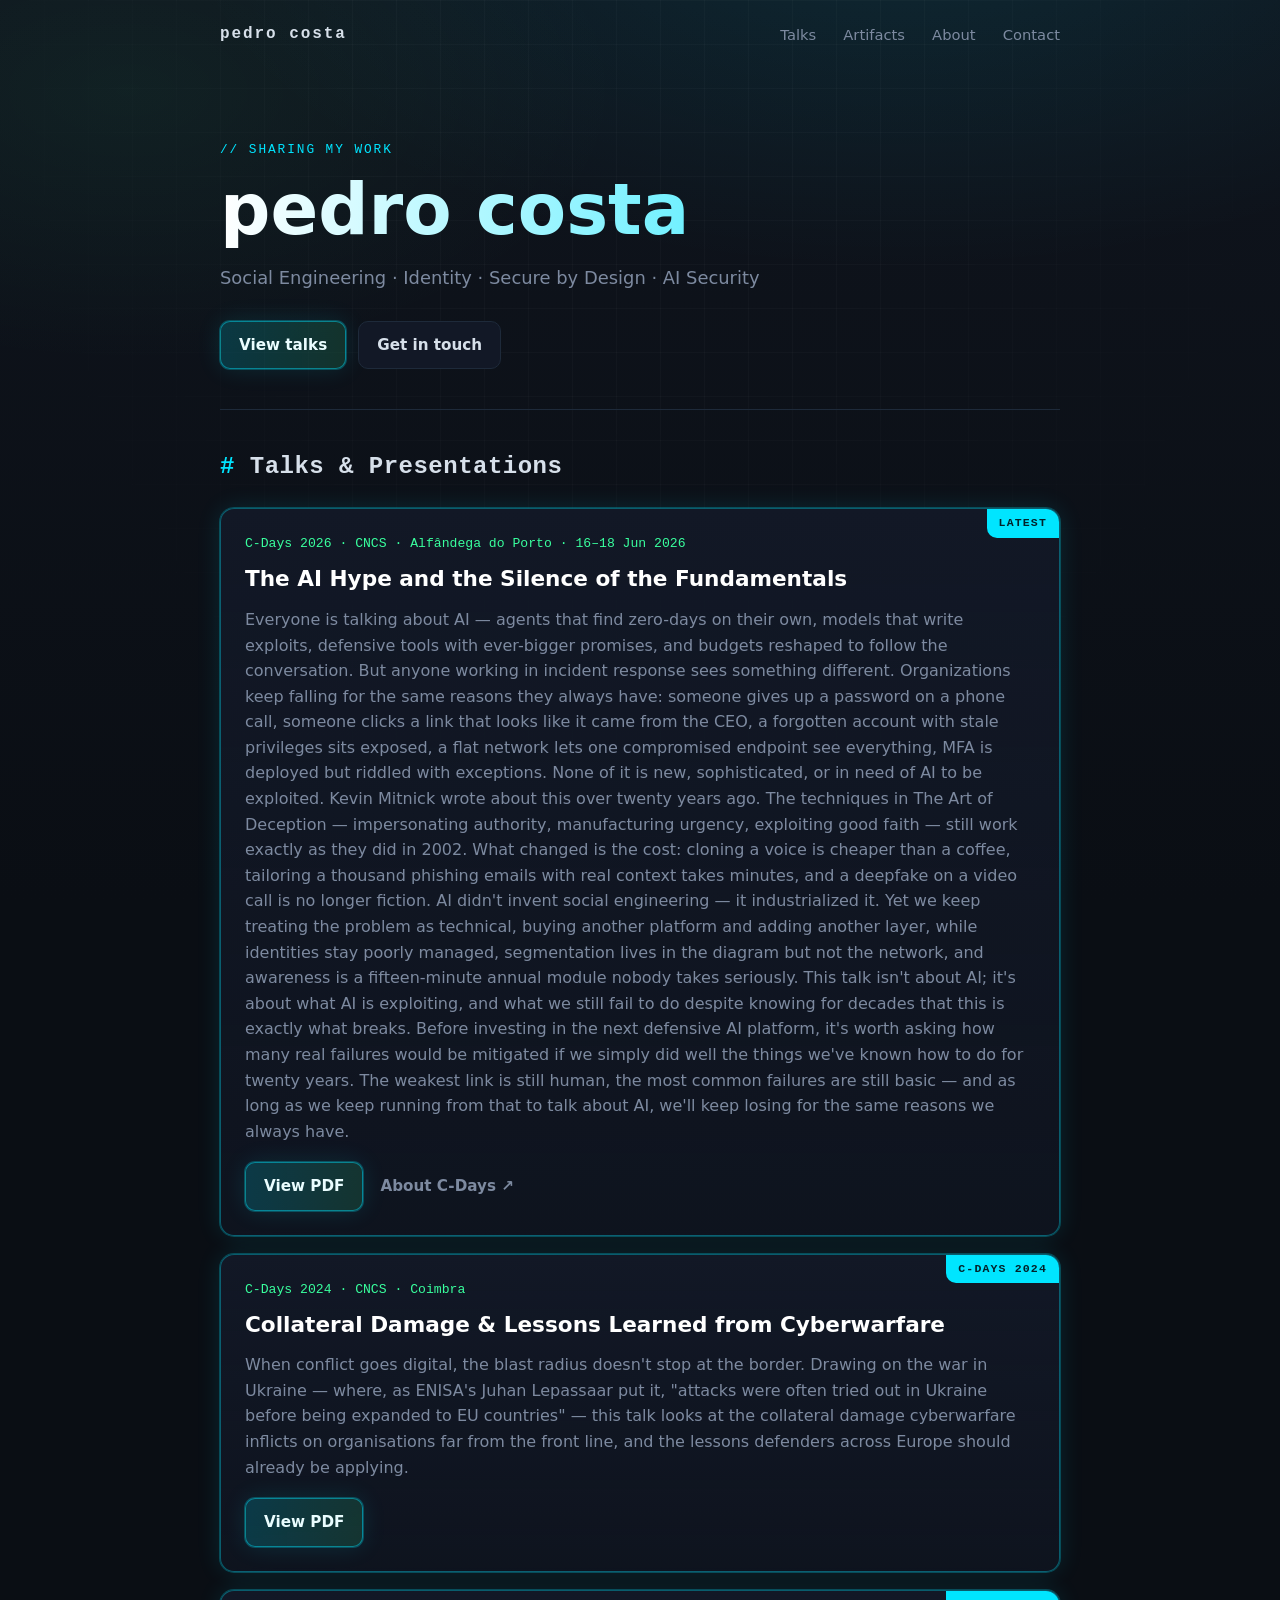
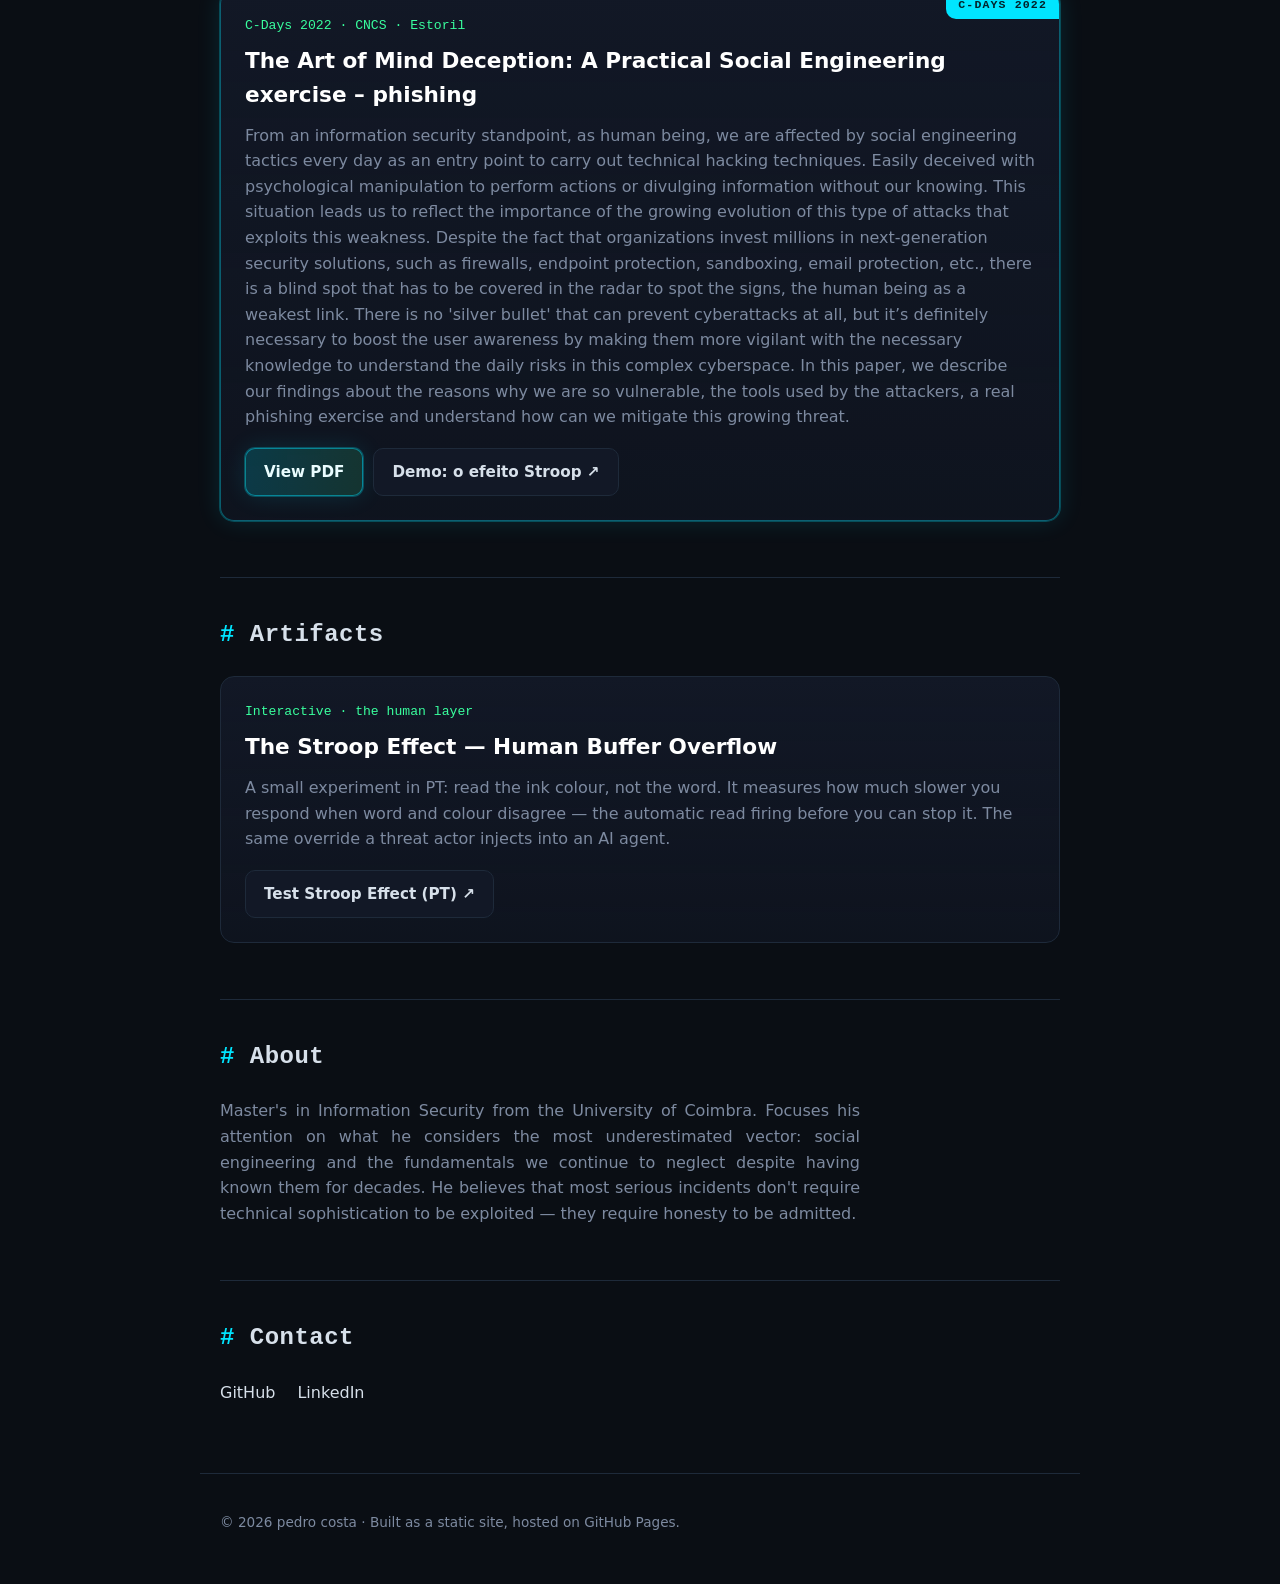
<file: index.html>
<!DOCTYPE html>
<html lang="en">
<head>
  <meta charset="UTF-8" />
  <meta name="viewport" content="width=device-width, initial-scale=1.0" />
  <title>pedro costa — Work &amp; Talks</title>
  <meta name="description" content="Landing page sharing my work, talks, and presentations — including C-Days 2026." />
  <!-- Open Graph / social preview -->
  <meta property="og:type" content="website" />
  <meta property="og:title" content="pedro costa — Work &amp; Talks" />
  <meta property="og:description" content="My work, talks, and presentations — including C-Days 2026." />
  <meta property="og:url" content="https://github.com/w33w33/" />
  <link rel="icon" type="image/svg+xml" href="assets/favicon.svg" />
  <link rel="stylesheet" href="css/style.css" />
</head>
<body>
  <div class="bg-grid" aria-hidden="true"></div>
  <header class="nav">
    <a class="brand" href="#top">pedro&nbsp;costa</a>
    <nav class="nav-links">
      <a href="#talks">Talks</a>
      <a href="#artifacts">Artifacts</a>
      <a href="#about">About</a>
      <a href="#contact">Contact</a>
    </nav>
  </header>
  <main id="top">
    <!-- HERO -->
    <section class="hero">
      <p class="eyebrow">// sharing my work</p>
      <h1>pedro costa</h1>
      <p class="subtitle">
        Social Engineering · Identity · Secure by Design · AI Security 
      </p>
      <div class="hero-cta">
        <a class="btn btn-primary" href="#talks">View talks</a>
        <a class="btn btn-ghost" href="#contact">Get in touch</a>
      </div>
    </section>

    <!-- TALKS -->
    <section id="talks" class="section">
      <h2 class="section-title"><span class="hash">#</span> Talks &amp; Presentations</h2>

      <!-- Featured: C-Days 2026 -->
      <article class="card featured">
        <div class="card-tag">Latest</div>
        <div class="card-body">
          <p class="card-meta">C-Days 2026 · CNCS · Alfândega do Porto · 16–18 Jun 2026</p>
          <h3 class="card-title">The AI Hype and the Silence of the Fundamentals</h3>
          <p class="card-text">
Everyone is talking about AI — agents that find zero-days on their own, models that write exploits, defensive tools with ever-bigger promises, and budgets reshaped to follow the conversation. But anyone working in incident response sees something different. Organizations keep falling for the same reasons they always have: someone gives up a password on a phone call, someone clicks a link that looks like it came from the CEO, a forgotten account with stale privileges sits exposed, a flat network lets one compromised endpoint see everything, MFA is deployed but riddled with exceptions. None of it is new, sophisticated, or in need of AI to be exploited.
Kevin Mitnick wrote about this over twenty years ago. The techniques in The Art of Deception — impersonating authority, manufacturing urgency, exploiting good faith — still work exactly as they did in 2002. What changed is the cost: cloning a voice is cheaper than a coffee, tailoring a thousand phishing emails with real context takes minutes, and a deepfake on a video call is no longer fiction. AI didn't invent social engineering — it industrialized it. Yet we keep treating the problem as technical, buying another platform and adding another layer, while identities stay poorly managed, segmentation lives in the diagram but not the network, and awareness is a fifteen-minute annual module nobody takes seriously.
This talk isn't about AI; it's about what AI is exploiting, and what we still fail to do despite knowing for decades that this is exactly what breaks. Before investing in the next defensive AI platform, it's worth asking how many real failures would be mitigated if we simply did well the things we've known how to do for twenty years. The weakest link is still human, the most common failures are still basic — and as long as we keep running from that to talk about AI, we'll keep losing for the same reasons we always have.
          </p>
          <div class="card-actions">
            <a class="btn btn-primary" href="assets/c-days-2026.pdf" target="_blank" rel="noopener">
              View PDF
            </a>
            <a class="btn btn-link" href="https://c-days.cncs.gov.pt/" target="_blank" rel="noopener">
              About C-Days ↗
            </a>
          </div>
        </div>
      </article>

      <!-- C-Days 2024 -->
      <article class="card featured">
        <div class="card-tag">C-Days 2024</div>
        <div class="card-body">
          <p class="card-meta">C-Days 2024 · CNCS · Coimbra</p>
          <h3 class="card-title">Collateral Damage &amp; Lessons Learned from Cyberwarfare</h3>
          <p class="card-text">
            When conflict goes digital, the blast radius doesn't stop at the border.
            Drawing on the war in Ukraine — where, as ENISA's Juhan Lepassaar put it,
            "attacks were often tried out in Ukraine before being expanded to EU
            countries" — this talk looks at the collateral damage cyberwarfare
            inflicts on organisations far from the front line, and the lessons
            defenders across Europe should already be applying.
          </p>
          <div class="card-actions">
            <a class="btn btn-primary" href="assets/c-days-2024.pdf" target="_blank" rel="noopener">
              View PDF
            </a>
          </div>
        </div>
      </article>

      <!-- C-Days 2022 -->
      <article class="card featured">
        <div class="card-tag">C-Days 2022</div>
        <div class="card-body">
          <p class="card-meta">C-Days 2022 · CNCS · Estoril</p>
          <h3 class="card-title">The Art of Mind Deception: A Practical Social Engineering exercise – phishing</h3>
          <p class="card-text">
From an information security standpoint, as human being, we are affected by social engineering tactics every day as an entry point to carry out technical hacking techniques. Easily deceived with psychological manipulation to perform actions or divulging information without our knowing. This situation leads us to reflect the importance of the growing evolution of this type of attacks that exploits this weakness. Despite the fact that organizations invest millions in next-generation security solutions, such as firewalls, endpoint protection, sandboxing, email protection, etc., there is a blind spot that has to be covered in the radar to spot the signs, the human being as a weakest link. There is no 'silver bullet' that can prevent cyberattacks at all, but it’s definitely necessary to boost the user awareness by making them more vigilant with the necessary knowledge to understand the daily risks in this complex cyberspace. In this paper, we describe our findings about the reasons why we are so vulnerable, the tools used by the attackers, a real phishing exercise and understand how can we mitigate this growing threat.
          </p>
          <div class="card-actions">
            <a class="btn btn-primary" href="assets/c-days-2022.pdf" target="_blank" rel="noopener">
              View PDF
            </a>
            <a class="btn btn-ghost" href="stroop.html" target="_blank" rel="noopener">
              Demo: o efeito Stroop ↗
            </a>
          </div>
        </div>
      </article>
    </section>

    <!-- ARTIFACTS -->
    <section id="artifacts" class="section">
      <h2 class="section-title"><span class="hash">#</span> Artifacts</h2>
      <article class="card">
        <div class="card-body">
          <p class="card-meta">Interactive · the human layer</p>
          <h3 class="card-title">The Stroop Effect — Human Buffer Overflow</h3>
          <p class="card-text">
            A small experiment in PT: read the ink colour, not the word. It measures how much
            slower you respond when word and colour disagree — the automatic read firing before
            you can stop it. The same override a threat actor injects into an AI agent.
          </p>
          <div class="card-actions">
            <a class="btn btn-ghost" href="stroop.html" target="_blank" rel="noopener">
              Test Stroop Effect (PT) ↗
            </a>
          </div>
        </div>
      </article>
    </section>

    <!-- ABOUT -->
    <section id="about" class="section">
      <h2 class="section-title"><span class="hash">#</span> About</h2>
      <p class="prose" style="text-align: justify;">
Master's in Information Security from the University of Coimbra. Focuses his attention on what he considers the most underestimated vector: social engineering and the fundamentals we continue to neglect despite having known them for decades. He believes that most serious incidents don't require technical sophistication to be exploited — they require honesty to be admitted.
      </p>
    </section>

    <!-- CONTACT -->
    <section id="contact" class="section">
      <h2 class="section-title"><span class="hash">#</span> Contact</h2>
      <ul class="links">
        <li><a href="https://github.com/w33w33" target="_blank" rel="noopener">GitHub</a></li>
        <li><a href="https://www.linkedin.com/in/osoriocosta/" target="_blank" rel="noopener">LinkedIn</a></li>
      </ul>
    </section>
  </main>
  <footer class="footer">
    <p>© <span id="year"></span> pedro costa · Built as a static site, hosted on GitHub Pages.</p>
  </footer>
  <script>
    document.getElementById('year').textContent = new Date().getFullYear();
  </script>
</body>
</html>
</file>
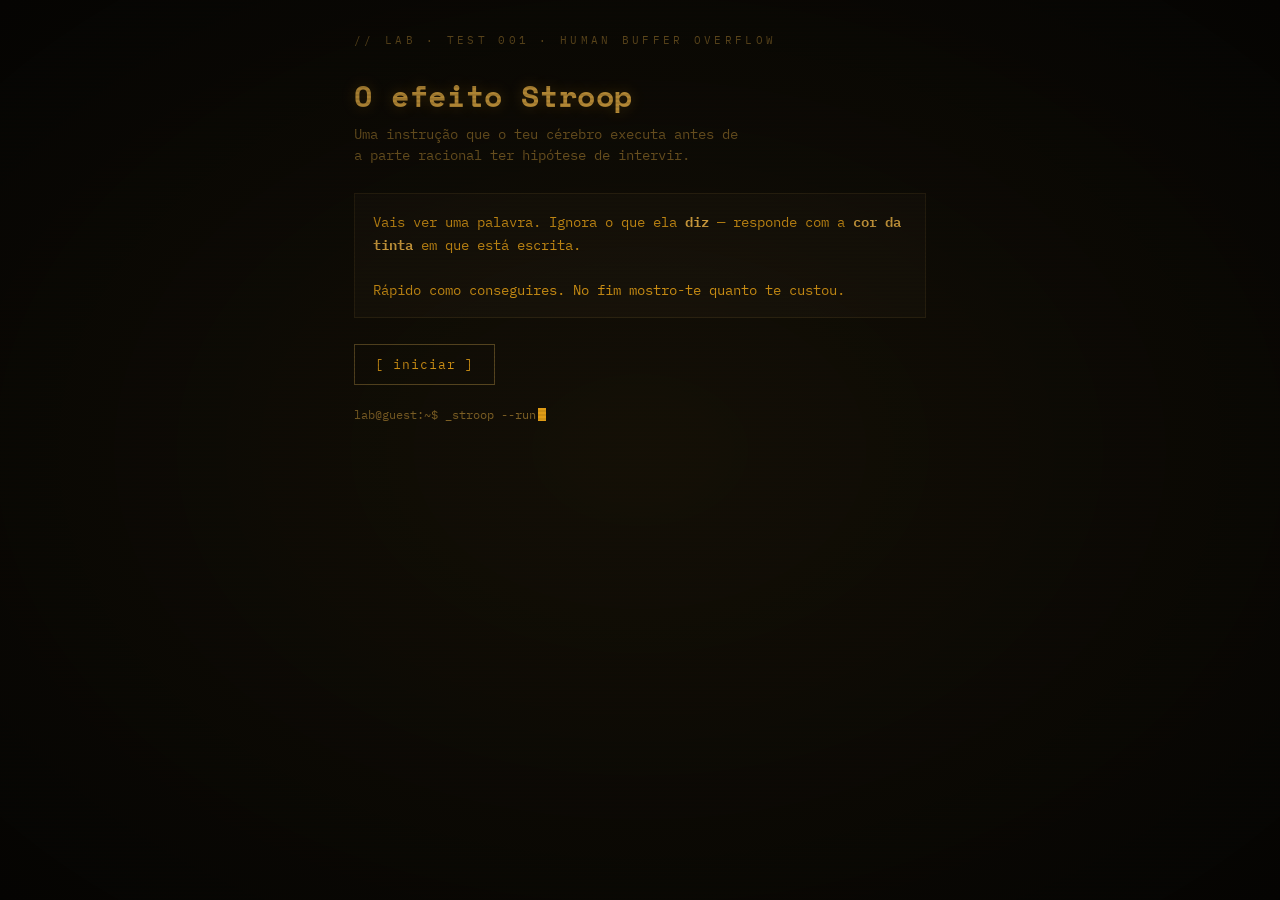
<file: stroop.html>
<!DOCTYPE html>
<html lang="pt">
<head>
<meta charset="UTF-8">
<meta name="viewport" content="width=device-width, initial-scale=1.0">
<title>Stroop // human buffer overflow</title>
<meta name="description" content="Demonstração interativa do efeito Stroop — diz a cor da tinta, não a palavra. Mede o atrito entre a leitura automática e a resposta consciente.">
<link rel="preconnect" href="https://fonts.googleapis.com">
<link rel="preconnect" href="https://fonts.gstatic.com" crossorigin>
<link href="https://fonts.googleapis.com/css2?family=Space+Mono:wght@400;700&family=IBM+Plex+Mono:wght@400;500;600&display=swap" rel="stylesheet">
<style>
  :root{
    --bg:#0c0a06;
    --bg-panel:#13100a;
    --amber:#f0a818;
    --amber-bright:#ffc24d;
    --amber-dim:#8a6a2a;
    --amber-faint:#5c4a24;
    --line:#2a2212;
    --alert:#ff4530;

    --c-vermelho:#ff4530;
    --c-azul:#3b9dff;
    --c-verde:#38d96b;
    --c-amarelo:#ffd23b;
    --c-laranja:#ff8c1a;
  }
  *{box-sizing:border-box;margin:0;padding:0}
  html{scroll-behavior:smooth}
  body{
    background:var(--bg);
    color:var(--amber);
    font-family:"IBM Plex Mono",monospace;
    font-size:15px;line-height:1.6;
    min-height:100vh;
    overflow-x:hidden;
    display:flex;flex-direction:column;align-items:center;
    -webkit-font-smoothing:antialiased;
  }
  body::before{
    content:"";position:fixed;inset:0;
    background:repeating-linear-gradient(to bottom,
      rgba(0,0,0,0) 0,rgba(0,0,0,0) 2px,rgba(0,0,0,.18) 3px,rgba(0,0,0,0) 4px);
    pointer-events:none;z-index:9000;mix-blend-mode:multiply;
  }
  body::after{
    content:"";position:fixed;inset:0;
    background:radial-gradient(ellipse at center,rgba(240,168,24,.04) 0%,rgba(0,0,0,.55) 100%);
    pointer-events:none;z-index:9001;
  }

  .wrap{width:100%;max-width:620px;padding:32px 24px 64px;position:relative;z-index:1}

  .filetag{
    font-size:11px;letter-spacing:.3em;text-transform:uppercase;
    color:var(--amber-dim);margin-bottom:28px;
  }
  h1{
    font-family:"Space Mono",monospace;font-weight:700;
    font-size:clamp(22px,5vw,30px);color:var(--amber-bright);
    letter-spacing:.02em;text-shadow:0 0 14px rgba(240,168,24,.3);
    line-height:1.2;margin-bottom:10px;
  }
  .sub{color:var(--amber-dim);font-size:13.5px;max-width:48ch;margin-bottom:26px}

  .rule{
    font-size:14px;color:var(--amber);
    border:1px solid var(--line);background:var(--bg-panel);
    padding:16px 18px;margin-bottom:26px;
  }
  .rule b{color:var(--amber-bright);font-weight:600}

  .btn{
    font-family:"IBM Plex Mono",monospace;font-size:13px;letter-spacing:.08em;
    color:var(--amber);border:1px solid var(--amber-faint);background:transparent;
    padding:11px 20px;cursor:pointer;transition:background .12s,color .12s;
  }
  .btn:hover,.btn:focus-visible{background:var(--amber);color:#0c0a06;outline:none}

  /* ---- stage ---- */
  .stage{display:none}
  .stage.on{display:block}

  .progress{
    display:flex;justify-content:space-between;align-items:center;
    font-size:12px;color:var(--amber-dim);letter-spacing:.1em;margin-bottom:22px;
  }
  .bar-track{flex:1;height:3px;background:var(--line);margin:0 14px;position:relative}
  .bar-fill{position:absolute;left:0;top:0;height:100%;background:var(--amber);transition:width .15s ease}

  .word-box{
    border:1px solid var(--line);background:#000;
    min-height:200px;display:flex;align-items:center;justify-content:center;
    margin-bottom:26px;box-shadow:inset 0 0 50px rgba(0,0,0,.8);
  }
  .word{
    font-family:"Space Mono",monospace;font-weight:700;
    font-size:clamp(44px,13vw,80px);letter-spacing:.04em;
    text-shadow:0 0 22px currentColor;
    user-select:none;
  }

  .ask{text-align:center;font-size:12px;letter-spacing:.18em;text-transform:uppercase;color:var(--amber-dim);margin-bottom:16px}

  .pad{display:grid;grid-template-columns:repeat(5,1fr);gap:10px}
  .key{
    background:var(--bg-panel);border:1px solid var(--line);
    padding:14px 6px 11px;cursor:pointer;text-align:center;
    transition:border-color .12s,transform .08s;
  }
  .key:hover,.key:focus-visible{border-color:var(--amber);outline:none}
  .key:active{transform:translateY(1px)}
  .swatch{height:30px;border-radius:2px;margin-bottom:9px;box-shadow:0 0 12px rgba(0,0,0,.4)}
  .key .name{font-size:11px;color:var(--amber-dim);letter-spacing:.05em;text-transform:uppercase}
  .key .num{font-size:10px;color:var(--amber-faint);margin-top:3px}

  @media (max-width:480px){
    .pad{grid-template-columns:repeat(5,1fr);gap:6px}
    .key{padding:10px 2px 8px}
    .key .name{font-size:9px}
    .swatch{height:22px}
  }

  /* ---- results ---- */
  .res-grid{display:grid;grid-template-columns:1fr 1fr;gap:14px;margin:24px 0}
  .stat{border:1px solid var(--line);background:var(--bg-panel);padding:16px}
  .stat .k{font-size:11px;letter-spacing:.16em;text-transform:uppercase;color:var(--amber-dim);margin-bottom:8px}
  .stat .v{font-family:"Space Mono",monospace;font-size:26px;color:var(--amber-bright);font-weight:700}
  .stat .v small{font-size:13px;color:var(--amber-dim);font-weight:400}

  .compare{margin:8px 0 6px}
  .cmp-row{margin-bottom:16px}
  .cmp-label{display:flex;justify-content:space-between;font-size:12.5px;color:var(--amber);margin-bottom:7px;letter-spacing:.05em}
  .cmp-label .ms{color:var(--amber-bright);font-family:"Space Mono",monospace}
  .cmp-track{height:18px;background:#000;border:1px solid var(--line)}
  .cmp-fill{height:100%;transition:width .6s cubic-bezier(.2,.7,.3,1)}
  .cmp-fill.cong{background:var(--amber-dim)}
  .cmp-fill.incong{background:var(--amber)}

  .verdict{
    border-left:2px solid var(--alert);padding:14px 18px;margin:22px 0;
    background:var(--bg-panel);font-size:14px;color:var(--amber);
  }
  .verdict b{color:var(--amber-bright)}
  .delta{color:var(--alert);font-family:"Space Mono",monospace;font-weight:700}

  .why{font-size:13.5px;color:var(--amber-dim);max-width:58ch;margin:20px 0 26px}
  .why p+p{margin-top:12px}
  .why .hi{color:var(--amber)}

  footer{font-size:12px;color:var(--amber-dim);margin-top:20px}
  .cursor{display:inline-block;width:8px;height:13px;background:var(--amber);margin-left:2px;vertical-align:-2px;animation:blink 1.05s steps(1) infinite}
  @keyframes blink{50%{opacity:0}}

  @media (prefers-reduced-motion:reduce){
    .cursor{animation:none}
    .cmp-fill,.bar-fill{transition:none}
  }
</style>
</head>
<body>
<div class="wrap">

  <div class="filetag">// lab · Test 001 · human buffer overflow</div>

  <!-- INTRO -->
  <div class="stage on" id="intro">
    <h1>O efeito Stroop</h1>
    <p class="sub">Uma instrução que o teu cérebro executa antes de a parte racional ter hipótese de intervir.</p>
    <div class="rule">
      Vais ver uma palavra. Ignora o que ela <b>diz</b> — responde com a <b>cor da tinta</b> em que está escrita.<br><br>
      Rápido como conseguires. No fim mostro-te quanto te custou.
    </div>
    <button class="btn" id="start">[ iniciar ]</button>
  </div>

  <!-- TEST -->
  <div class="stage" id="test">
    <div class="progress">
      <span id="counter">01 / 20</span>
      <span class="bar-track"><span class="bar-fill" id="barfill"></span></span>
      <span id="hits">0 erros</span>
    </div>
    <div class="word-box"><span class="word" id="word">VERMELHO</span></div>
    <div class="ask">qual é a cor da tinta?</div>
    <div class="pad" id="pad"></div>
  </div>

  <!-- RESULTS -->
  <div class="stage" id="results">
    <h1>Resultado</h1>
    <div class="res-grid">
      <div class="stat"><div class="k">precisão</div><div class="v" id="r-acc">—</div></div>
      <div class="stat"><div class="k">tempo médio</div><div class="v" id="r-avg">—</div></div>
    </div>

    <div class="compare">
      <div class="cmp-row">
        <div class="cmp-label"><span>congruente — palavra = tinta</span><span class="ms" id="r-cong">—</span></div>
        <div class="cmp-track"><div class="cmp-fill cong" id="bar-cong" style="width:0"></div></div>
      </div>
      <div class="cmp-row">
        <div class="cmp-label"><span>incongruente — palavra ≠ tinta</span><span class="ms" id="r-incong">—</span></div>
        <div class="cmp-track"><div class="cmp-fill incong" id="bar-incong" style="width:0"></div></div>
      </div>
    </div>

    <div class="verdict" id="verdict"></div>

    <div class="why">
      <p>Ler é automático. É um processo tão treinado que dispara sozinho, mais depressa do que a tarefa consciente de identificar a cor. Quando a palavra e a tinta não coincidem, os dois processos colidem — e a leitura <span class="hi">atropela</span> a resposta que querias dar.</p>
      <p>Não decides ler. Já leste. Existe um caminho que se executa <span class="hi">à revelia da vontade consciente</span> — exatamente como uma instrução injetada que se sobrepõe ao que o sistema devia fazer. O agente de IA, tal como tu diante da palavra colorida, não tem o ceticismo nem a pausa que travaria a resposta.</p>
    </div>

    <button class="btn" id="again">[ repetir ]</button>
  </div>

  <footer><span id="prompt">lab@guest:~$</span> _stroop --run<span class="cursor"></span></footer>

</div>

<script>
(function(){
  var COLORS = [
    {key:"vermelho", name:"vermelho", hex:"#ff4530"},
    {key:"azul",     name:"azul",     hex:"#3b9dff"},
    {key:"verde",    name:"verde",    hex:"#38d96b"},
    {key:"amarelo",  name:"amarelo",  hex:"#ffd23b"},
    {key:"laranja",  name:"laranja",  hex:"#ff8c1a"}
  ];
  var N = 20; // 10 congruentes + 10 incongruentes
  var trials=[], idx=0, results=[], errors=0, t0=0, locked=false;

  var el = function(id){return document.getElementById(id);};
  var intro=el('intro'), test=el('test'), resultsView=el('results');

  function show(stage){
    [intro,test,resultsView].forEach(function(s){s.classList.remove('on');});
    stage.classList.add('on');
  }

  function shuffle(a){
    for(var i=a.length-1;i>0;i--){var j=Math.floor(Math.random()*(i+1));var t=a[i];a[i]=a[j];a[j]=t;}
    return a;
  }

  function buildTrials(){
    var t=[];
    var half=N/2;
    for(var i=0;i<half;i++){ // congruentes
      var c=COLORS[Math.floor(Math.random()*COLORS.length)];
      t.push({wordKey:c.key, inkKey:c.key, inkHex:c.hex, congruent:true});
    }
    for(var k=0;k<half;k++){ // incongruentes
      var w=COLORS[Math.floor(Math.random()*COLORS.length)];
      var ink;
      do{ ink=COLORS[Math.floor(Math.random()*COLORS.length)]; }while(ink.key===w.key);
      t.push({wordKey:w.key, inkKey:ink.key, inkHex:ink.hex, congruent:false});
    }
    return shuffle(t);
  }

  function buildPad(){
    var pad=el('pad');
    pad.innerHTML='';
    COLORS.forEach(function(c,i){
      var b=document.createElement('button');
      b.className='key';
      b.setAttribute('aria-label','tinta '+c.name);
      b.innerHTML='<div class="swatch" style="background:'+c.hex+'"></div>'+
                  '<div class="name">'+c.name+'</div>'+
                  '<div class="num">'+(i+1)+'</div>';
      b.addEventListener('click', function(){ answer(c.key); });
      pad.appendChild(b);
    });
  }

  function renderTrial(){
    var tr=trials[idx];
    var w=el('word');
    w.textContent=tr.wordKey.toUpperCase();
    w.style.color=tr.inkHex;
    el('counter').textContent=pad2(idx+1)+' / '+N;
    el('hits').textContent=errors+(errors===1?' erro':' erros');
    el('barfill').style.width=((idx)/N*100)+'%';
    locked=false;
    t0=performance.now();
  }

  function pad2(n){return (n<10?'0':'')+n;}

  function answer(colorKey){
    if(locked) return;
    locked=true;
    var rt=performance.now()-t0;
    var tr=trials[idx];
    var correct=(colorKey===tr.inkKey);
    if(!correct) errors++;
    results.push({rt:rt, correct:correct, congruent:tr.congruent});
    idx++;
    if(idx>=N){ finish(); } else { renderTrial(); }
  }

  function avg(arr){ return arr.length? arr.reduce(function(a,b){return a+b;},0)/arr.length : 0; }

  function finish(){
    var correct=results.filter(function(r){return r.correct;});
    var acc=Math.round(correct.length/results.length*100);

    var congRT=correct.filter(function(r){return r.congruent;}).map(function(r){return r.rt;});
    var incRT=correct.filter(function(r){return !r.congruent;}).map(function(r){return r.rt;});
    var cAvg=avg(congRT), iAvg=avg(incRT), allAvg=avg(correct.map(function(r){return r.rt;}));

    el('r-acc').innerHTML=acc+'<small>%</small>';
    el('r-avg').innerHTML=Math.round(allAvg)+'<small> ms</small>';
    el('r-cong').textContent=Math.round(cAvg)+' ms';
    el('r-incong').textContent=Math.round(iAvg)+' ms';

    var maxAvg=Math.max(cAvg,iAvg,1);
    el('bar-cong').style.width=(cAvg/maxAvg*100)+'%';
    el('bar-incong').style.width=(iAvg/maxAvg*100)+'%';

    var delta=Math.round(iAvg-cAvg);
    var v=el('verdict');
    if(delta>40){
      v.innerHTML='Demoraste <span class="delta">+'+delta+' ms</span> em média quando a palavra e a tinta não coincidiam. '+
                  '<b>Esse atraso não é falta de jeito — é a leitura automática a executar primeiro.</b> O teu buffer overflow.';
    } else if(delta>=0){
      v.innerHTML='A diferença foi pequena (<span class="delta">+'+delta+' ms</span>) — ou és rápido a suprimir o automatismo, ou a amostra é curta. '+
                  '<b>Repete: o efeito costuma aparecer com mais ensaios.</b>';
    } else {
      v.innerHTML='Curiosamente foste mais rápido nos incongruentes ('+delta+' ms). '+
                  '<b>Amostra pequena ou já estavas a antecipar.</b> Repete para um valor mais limpo.';
    }
    el('barfill').style.width='100%';
    show(resultsView);
  }

  function startTest(){
    trials=buildTrials(); idx=0; results=[]; errors=0;
    buildPad();
    show(test);
    renderTrial();
  }

  el('start').addEventListener('click', startTest);
  el('again').addEventListener('click', startTest);

  document.addEventListener('keydown', function(e){
    if(!test.classList.contains('on')) return;
    var n=parseInt(e.key,10);
    if(n>=1 && n<=COLORS.length){ answer(COLORS[n-1].key); }
  });
})();
</script>
</body>
</html>
</file>
<file: css/style.css>
:root {
  --bg: #0a0e14;
  --bg-2: #0f141d;
  --panel: #121826;
  --border: #1e2a3a;
  --text: #d7e0ea;
  --muted: #7d8aa0;
  --accent: #00e5ff;
  --accent-2: #39ff9e;
  --glow: 0 0 0 1px rgba(0, 229, 255, .25), 0 0 24px rgba(0, 229, 255, .12);
  --radius: 14px;
  --maxw: 880px;
}

* { box-sizing: border-box; }

html { scroll-behavior: smooth; }

body {
  margin: 0;
  background: var(--bg);
  color: var(--text);
  font-family: ui-sans-serif, system-ui, -apple-system, "Segoe UI", Roboto, Helvetica, Arial, sans-serif;
  line-height: 1.6;
  -webkit-font-smoothing: antialiased;
}

/* Subtle animated grid backdrop */
.bg-grid {
  position: fixed;
  inset: 0;
  z-index: -1;
  background:
    radial-gradient(1200px 600px at 70% -10%, rgba(0, 229, 255, .10), transparent 60%),
    radial-gradient(900px 500px at 10% 10%, rgba(57, 255, 158, .06), transparent 55%),
    linear-gradient(var(--bg-2), var(--bg));
}
.bg-grid::after {
  content: "";
  position: absolute;
  inset: 0;
  background-image:
    linear-gradient(rgba(255,255,255,.025) 1px, transparent 1px),
    linear-gradient(90deg, rgba(255,255,255,.025) 1px, transparent 1px);
  background-size: 44px 44px;
  mask-image: radial-gradient(ellipse at 50% 0%, #000 30%, transparent 80%);
}

a { color: var(--accent); text-decoration: none; }
a:hover { text-decoration: underline; }

code {
  font-family: ui-monospace, "SF Mono", Menlo, Consolas, monospace;
  background: rgba(0, 229, 255, .08);
  border: 1px solid var(--border);
  padding: .05em .4em;
  border-radius: 6px;
  font-size: .9em;
  color: var(--accent-2);
}

/* NAV */
.nav {
  max-width: var(--maxw);
  margin: 0 auto;
  padding: 22px 20px;
  display: flex;
  align-items: center;
  justify-content: space-between;
}
.brand {
  font-family: ui-monospace, monospace;
  font-weight: 700;
  letter-spacing: .12em;
  color: var(--text);
}
.brand:hover { text-decoration: none; color: var(--accent); }
.nav-links a {
  color: var(--muted);
  margin-left: 22px;
  font-size: .92rem;
}
.nav-links a:hover { color: var(--accent); text-decoration: none; }

main { max-width: var(--maxw); margin: 0 auto; padding: 0 20px; }

/* HERO */
.hero { padding: 70px 0 40px; }
.eyebrow {
  font-family: ui-monospace, monospace;
  color: var(--accent);
  letter-spacing: .15em;
  text-transform: uppercase;
  font-size: .8rem;
  margin: 0 0 14px;
}
.hero h1 {
  font-size: clamp(2.6rem, 7vw, 4.4rem);
  line-height: 1.05;
  margin: 0 0 16px;
  background: linear-gradient(90deg, #fff, var(--accent));
  -webkit-background-clip: text;
  background-clip: text;
  color: transparent;
}
.subtitle { color: var(--muted); font-size: 1.12rem; max-width: 620px; margin: 0 0 28px; }
.hero-cta { display: flex; gap: 12px; flex-wrap: wrap; }

/* BUTTONS */
.btn {
  display: inline-block;
  padding: 11px 18px;
  border-radius: 10px;
  font-weight: 600;
  font-size: .95rem;
  border: 1px solid var(--border);
  transition: transform .12s ease, box-shadow .2s ease, border-color .2s ease;
}
.btn:hover { transform: translateY(-1px); text-decoration: none; }
.btn-primary {
  background: linear-gradient(90deg, rgba(0,229,255,.18), rgba(57,255,158,.14));
  color: #eafdff;
  border-color: rgba(0, 229, 255, .45);
  box-shadow: var(--glow);
}
.btn-ghost { background: var(--panel); color: var(--text); }
.btn-ghost:hover { border-color: var(--accent); }
.btn-link { background: transparent; border-color: transparent; color: var(--muted); padding-left: 6px; }
.btn-link:hover { color: var(--accent); }

/* SECTIONS */
.section { padding: 38px 0; border-top: 1px solid var(--border); }
.section-title {
  font-size: 1.5rem;
  margin: 0 0 22px;
  font-family: ui-monospace, monospace;
  letter-spacing: .02em;
}
.hash { color: var(--accent); }

.prose { color: var(--muted); max-width: 640px; }

/* CARDS */
.card {
  background: linear-gradient(180deg, var(--panel), rgba(18,24,38,.6));
  border: 1px solid var(--border);
  border-radius: var(--radius);
  margin-bottom: 18px;
  overflow: hidden;
  position: relative;
}
.card.featured { border-color: rgba(0, 229, 255, .35); box-shadow: var(--glow); }
.card-tag {
  position: absolute;
  top: 0; right: 0;
  background: var(--accent);
  color: #03222a;
  font-family: ui-monospace, monospace;
  font-size: .72rem;
  font-weight: 700;
  letter-spacing: .1em;
  text-transform: uppercase;
  padding: 5px 12px;
  border-bottom-left-radius: 10px;
}
.card-body { padding: 24px; }
.card-meta {
  font-family: ui-monospace, monospace;
  color: var(--accent-2);
  font-size: .82rem;
  margin: 0 0 8px;
}
.card-title { font-size: 1.35rem; margin: 0 0 10px; color: #fff; }
.card-text { color: var(--muted); margin: 0 0 18px; }
.card-actions { display: flex; gap: 10px; flex-wrap: wrap; align-items: center; }

/* LINKS LIST */
.links { list-style: none; padding: 0; margin: 0; display: flex; gap: 22px; flex-wrap: wrap; }
.links a { color: var(--text); }
.links a:hover { color: var(--accent); }

/* FOOTER */
.footer {
  max-width: var(--maxw);
  margin: 30px auto 50px;
  padding: 24px 20px 0;
  border-top: 1px solid var(--border);
  color: var(--muted);
  font-size: .85rem;
}

@media (max-width: 560px) {
  .nav-links a { margin-left: 14px; }
  .hero { padding: 48px 0 30px; }
}
</file>
